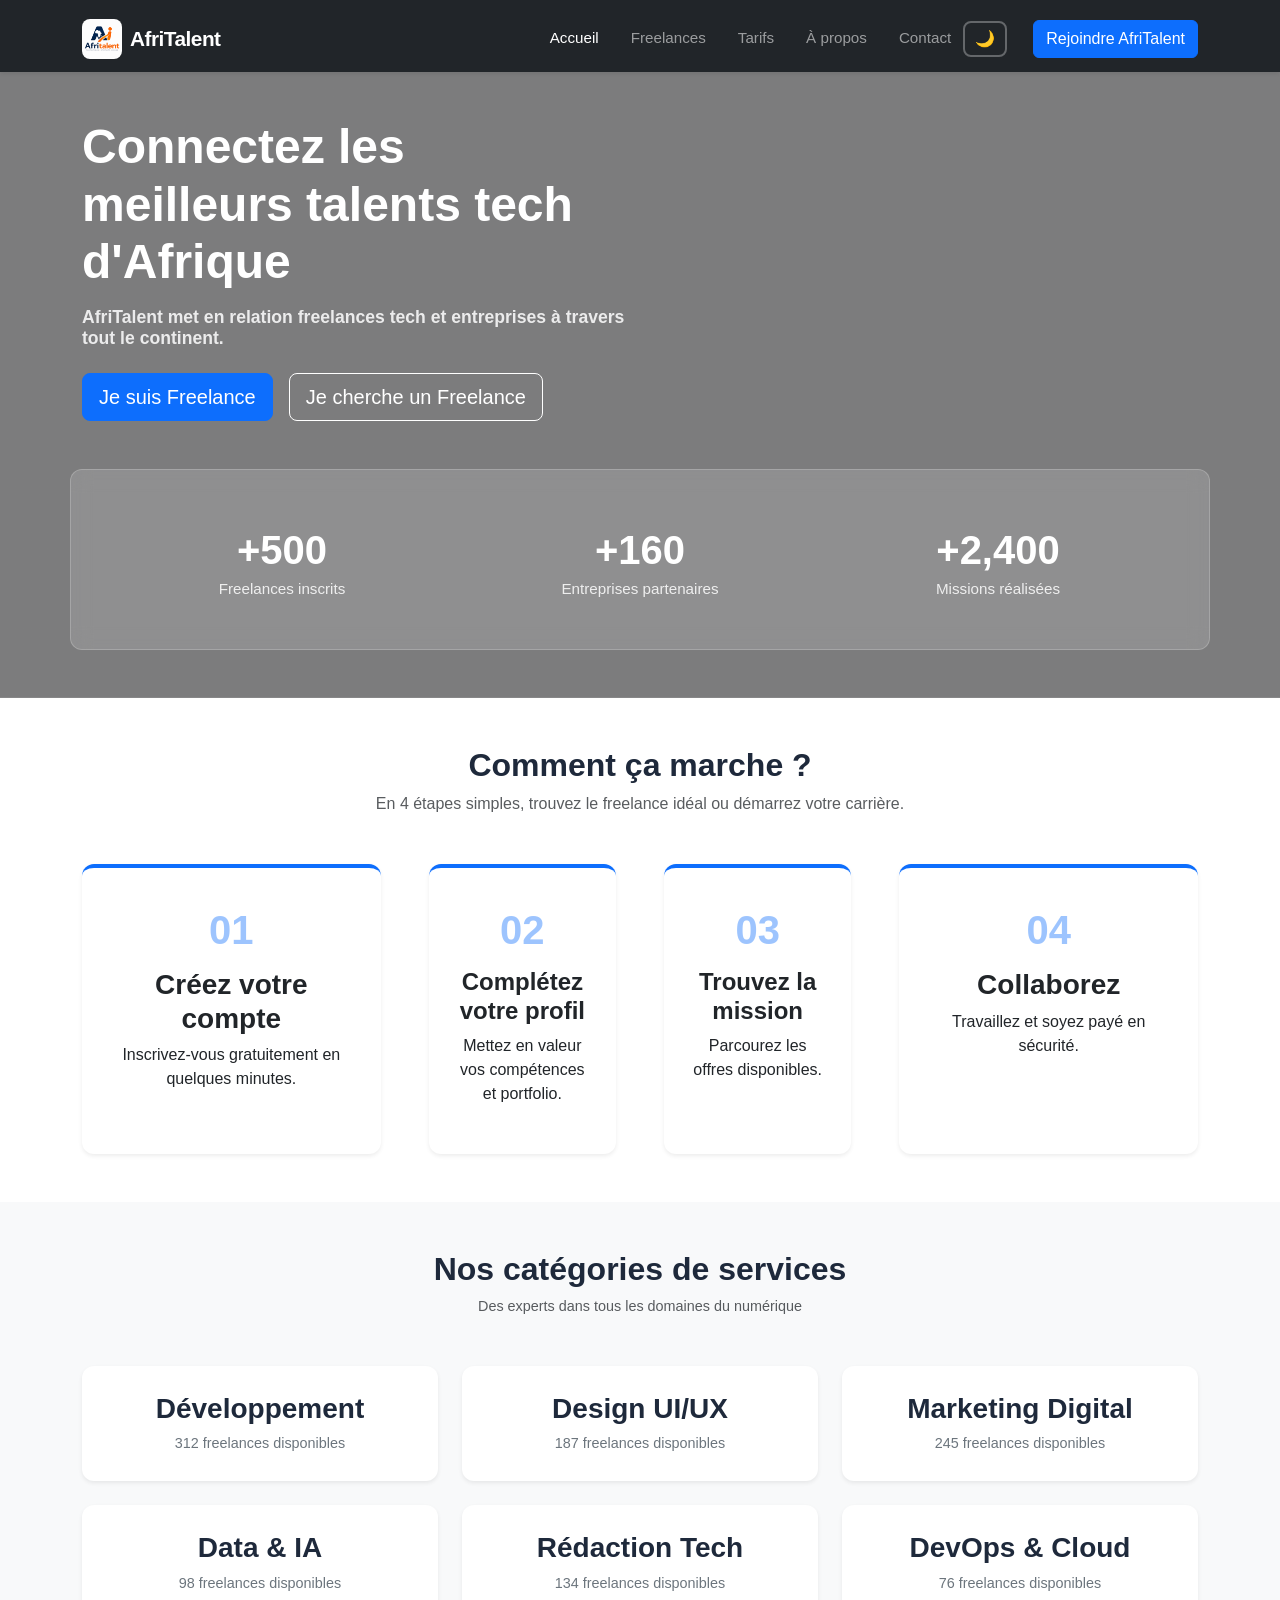
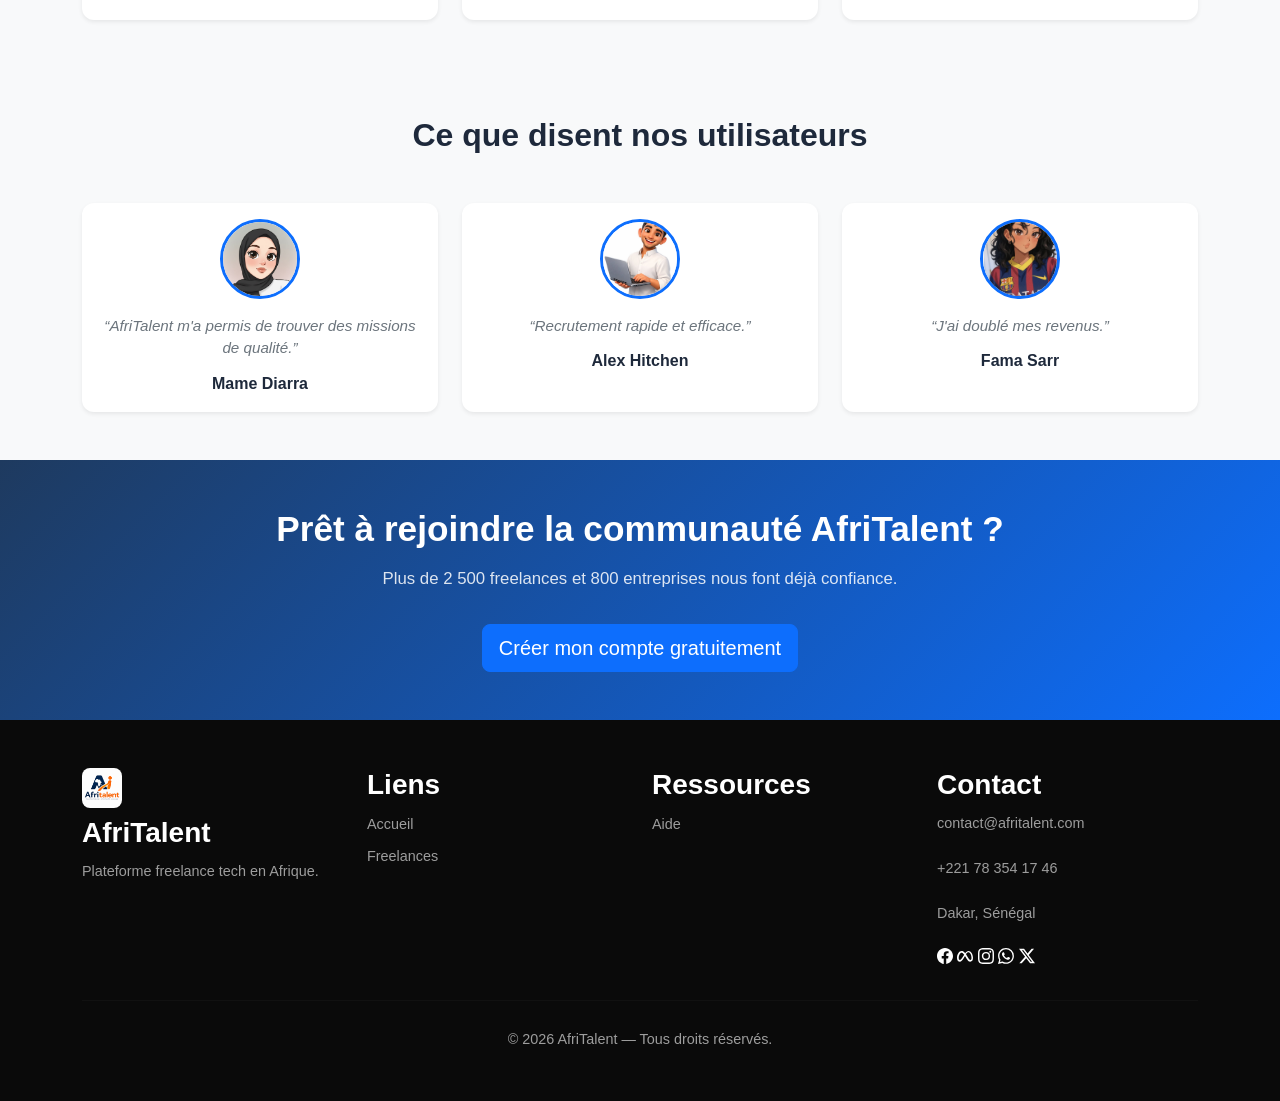
<file: index.html>
<!doctype html>
<html lang="fr">
  <head>
    <meta charset="UTF-8" />
    <meta name="viewport" content="width=device-width, initial-scale=1.0" />
    <title>AfriTalent — Accueil</title>
    <!-- Bootstrap 5 via CDN : feuille de style -->
    <link href="https://cdn.jsdelivr.net/npm/bootstrap@5.3.0/dist/css/bootstrap.min.css" rel="stylesheet" />
    <!-- Votre feuille de style personnelle -->
    <link rel="stylesheet" href="css/style.css" />
  </head>
  <body>
    <!-- Le contenu de la page sera ajoute ici -->
    <header>
      <nav class="navbar navbar-expand-lg navbar-dark bg-dark shadow-sm fixed-top">
        <div class="container">
          <a class="navbar-brand d-flex align-items-center gap-2" href="index.html">
            <img src="images/Afritalent1.jpeg" alt="Logo AfriTalent" width="40" height="40" />
            <span>AfriTalent</span>
          </a>

          <button class="navbar-toggler" type="button" data-bs-toggle="collapse" data-bs-target="#nav">
            <span class="navbar-toggler-icon"></span>
          </button>

          <div class="collapse navbar-collapse" id="nav">
            <ul class="navbar-nav ms-auto mb-2 mb-lg-0 gap-2">
              <li class="nav-item"><a class="nav-link active" href="index.html">Accueil</a></li>
              <li class="nav-item"><a class="nav-link" href="freelances.html">Freelances</a></li>
              <li class="nav-item"><a class="nav-link" href="tarifs.html">Tarifs</a></li>
              <li class="nav-item"><a class="nav-link" href="about.html">À propos</a></li>
              <li class="nav-item"><a class="nav-link" href="contact.html">Contact</a></li>
            </ul>

            <a class="btn btn-primary ms-lg-3" href="contact.html"> Rejoindre AfriTalent </a>
          </div>
        </div>
      </nav>
    </header>

    <!-- HERO -->
    <section id="hero" class="py-5 bg-light" aria-labelledby="hero-title">
      <div class="container">
        <div class="row align-items-center">
          <div class="col-lg-6">
            <h1 id="hero-title" class="display-5 fw-bold">Connectez les meilleurs talents tech d'Afrique</h1>

            <h2 class="h5 text-muted mt-3">AfriTalent met en relation freelances tech et entreprises à travers tout le continent.</h2>

            <div class="d-flex gap-3 mt-4 flex-wrap">
              <a href="freelances.html" class="btn btn-primary btn-lg"> Je suis Freelance </a>

              <a href="freelances.html" class="btn btn-outline-dark btn-lg"> Je cherche un Freelance </a>
            </div>
          </div>

          <!-- <div class="col-lg-6 text-center mt-4 mt-lg-0"> 
            <img src="Afritalent1.jpeg" class="img-fluid" alt="Illustration de freelances africains 
travaillant sur des projets tech" /> 
          </div> -->
        </div>

        <!-- STATS -->
        <div id="stats-section" class="row text-center mt-5 g-4">
          <div class="col-md-4">
            <span class="display-6 fw-bold counter" data-target="2500">+2500</span>
            <p>Freelances inscrits</p>
          </div>

          <div class="col-md-4">
            <span class="display-6 fw-bold counter" data-target="800">+800</span>
            <p>Entreprises partenaires</p>
          </div>

          <div class="col-md-4">
            <span class="display-6 fw-bold counter" data-target="12000">+12 000</span>
            <p>Missions réalisées</p>
          </div>
        </div>
      </div>
    </section>

    <!-- HOW IT WORKS -->
    <section id="how-it-works" class="py-5" aria-labelledby="how-title">
      <div class="container text-center">
        <h2 id="how-title" class="fw-bold">Comment ça marche ?</h2>
        <p class="text-muted">En 4 étapes simples, trouvez le freelance idéal ou démarrez votre carrière.</p>

        <div class="row g-4 mt-4">
          <div class="col-md-3">
            <div class="card h-100 shadow-sm">
              <div class="card-body">
                <span class="text-primary fw-bold">01</span>
                <h3>Créez votre compte</h3>
                <p>Inscrivez-vous gratuitement en quelques minutes.</p>
              </div>
            </div>
          </div>

          <div class="col-md-3">
            <div class="card h-100 shadow-sm">
              <div class="card-body">
                <span class="text-primary fw-bold">02</span>
                <h4>Complétez votre profil</h4>
                <p>Mettez en valeur vos compétences et portfolio.</p>
              </div>
            </div>
          </div>

          <div class="col-md-3">
            <div class="card h-100 shadow-sm">
              <div class="card-body">
                <span class="text-primary fw-bold">03</span>
                <h4>Trouvez la mission</h4>
                <p>Parcourez les offres disponibles.</p>
              </div>
            </div>
          </div>

          <div class="col-md-3">
            <div class="card h-100 shadow-sm">
              <div class="card-body">
                <span class="text-primary fw-bold">04</span>
                <h3>Collaborez</h3>
                <p>Travaillez et soyez payé en sécurité.</p>
              </div>
            </div>
          </div>
        </div>
      </div>
    </section>

    <!-- CATEGORIES -->
    <section id="categories" class="py-5 bg-light" aria-labelledby="categories-title">
      <div class="container text-center">
        <h2 id="categories-title" class="fw-bold">Nos catégories de services</h2>
        <p class="text-muted">Des experts dans tous les domaines du numérique</p>

        <div class="row g-4 mt-4">
          <div class="col-md-4">
            <div class="p-4 bg-white shadow-sm rounded">
              <h3>Développement</h3>
              <p>312 freelances disponibles</p>
            </div>
          </div>

          <div class="col-md-4">
            <div class="p-4 bg-white shadow-sm rounded">
              <h3>Design UI/UX</h3>
              <p>187 freelances disponibles</p>
            </div>
          </div>

          <div class="col-md-4">
            <div class="p-4 bg-white shadow-sm rounded">
              <h3>Marketing Digital</h3>
              <p>245 freelances disponibles</p>
            </div>
          </div>

          <div class="col-md-4">
            <div class="p-4 bg-white shadow-sm rounded">
              <h3>Data & IA</h3>
              <p>98 freelances disponibles</p>
            </div>
          </div>

          <div class="col-md-4">
            <div class="p-4 bg-white shadow-sm rounded">
              <h3>Rédaction Tech</h3>
              <p>134 freelances disponibles</p>
            </div>
          </div>

          <div class="col-md-4">
            <div class="p-4 bg-white shadow-sm rounded">
              <h3>DevOps & Cloud</h3>
              <p>76 freelances disponibles</p>
            </div>
          </div>
        </div>
      </div>
    </section>

    <!-- TESTIMONIALS -->
    <section id="testimonials" class="py-5" aria-labelledby="testimonials-title">
      <div class="container text-center">
        <h2 id="testimonials-title" class="fw-bold">Ce que disent nos utilisateurs</h2>

        <div class="row g-4 mt-4">
          <div class="col-md-4">
            <div class="card h-100 shadow-sm p-3">
              <img src="images/Avatar1.jpeg" class="rounded-circle mx-auto" width="80" height="80" alt="Avatar1" />
              <p class="mt-3">“AfriTalent m'a permis de trouver des missions de qualité.”</p>
              <strong>Mame Diarra</strong>
            </div>
          </div>

          <div class="col-md-4">
            <div class="card h-100 shadow-sm p-3">
              <img src="images/Avatar3.jpeg" class="rounded-circle mx-auto" width="80" height="80" alt="Avatar3" />
              <p class="mt-3">“Recrutement rapide et efficace.”</p>
              <strong>Alex Hitchen</strong>
            </div>
          </div>

          <div class="col-md-4">
            <div class="card h-100 shadow-sm p-3">
              <img src="images/Avatar2.jpeg" class="rounded-circle mx-auto" width="80" height="80" alt="Avatar2" />
              <p class="mt-3">“J'ai doublé mes revenus.”</p>
              <strong>Fama Sarr</strong>
            </div>
          </div>
        </div>
      </div>
    </section>

    <!-- CTA -->
    <section id="cta-section" class="py-5 bg-dark text-white text-center" aria-labelledby="cta-title">
      <div class="container">
        <h2 id="cta-title">Prêt à rejoindre la communauté AfriTalent ?</h2>
        <p>Plus de 2 500 freelances et 800 entreprises nous font déjà confiance.</p>

        <a href="contact.html" class="btn btn-primary btn-lg mt-3"> Créer mon compte gratuitement </a>
      </div>
    </section>

    <!-- FOOTER -->
    <footer class="bg-black text-white py-5">
      <div class="container">
        <div class="row g-4">
          <div class="col-md-3">
            <img src="images/Afritalent1.jpeg" width="40" height="40" alt="Afritalent1" />
            <h3>AfriTalent</h3>
            <p>Plateforme freelance tech en Afrique.</p>
          </div>

          <div class="col-md-3">
            <h3>Liens</h3>
            <a class="text-white d-block" href="index.html">Accueil</a>
            <a class="text-white d-block" href="freelances.html">Freelances</a>
          </div>

          <div class="col-md-3">
            <h3>Ressources</h3>
            <!-- <a class="text-white d-block" href="blog.html">Blog</a> -->
            <a class="text-white d-block" href="#">Aide</a>
          </div>

          <div class="col-md-3">
            <h3>Contact</h3>
            <p>contact@afritalent.com</p>
            <p>+221 78 354 17 46</p>
            <p>Dakar, Sénégal</p>
            <svg xmlns="http://www.w3.org/2000/svg" width="16" height="16" fill="currentColor" class="bi bi-facebook" viewBox="0 0 16 16">
              <path
                d="M16 8.049c0-4.446-3.582-8.05-8-8.05C3.58 0-.002 3.603-.002 8.05c0 4.017 2.926 7.347 6.75 7.951v-5.625h-2.03V8.05H6.75V6.275c0-2.017 1.195-3.131 3.022-3.131.876 0 1.791.157 1.791.157v1.98h-1.009c-.993 0-1.303.621-1.303 1.258v1.51h2.218l-.354 2.326H9.25V16c3.824-.604 6.75-3.934 6.75-7.951"
              />
            </svg>
            <svg xmlns="http://www.w3.org/2000/svg" width="16" height="16" fill="currentColor" class="bi bi-meta" viewBox="0 0 16 16">
              <path
                fill-rule="evenodd"
                d="M8.217 5.243C9.145 3.988 10.171 3 11.483 3 13.96 3 16 6.153 16.001 9.907c0 2.29-.986 3.725-2.757 3.725-1.543 0-2.395-.866-3.924-3.424l-.667-1.123-.118-.197a55 55 0 0 0-.53-.877l-1.178 2.08c-1.673 2.925-2.615 3.541-3.923 3.541C1.086 13.632 0 12.217 0 9.973 0 6.388 1.995 3 4.598 3q.477-.001.924.122c.31.086.611.22.913.407.577.359 1.154.915 1.782 1.714m1.516 2.224q-.378-.615-.727-1.133L9 6.326c.845-1.305 1.543-1.954 2.372-1.954 1.723 0 3.102 2.537 3.102 5.653 0 1.188-.39 1.877-1.195 1.877-.773 0-1.142-.51-2.61-2.87zM4.846 4.756c.725.1 1.385.634 2.34 2.001A212 212 0 0 0 5.551 9.3c-1.357 2.126-1.826 2.603-2.581 2.603-.777 0-1.24-.682-1.24-1.9 0-2.602 1.298-5.264 2.846-5.264q.137 0 .27.018"
              />
            </svg>
            <svg xmlns="http://www.w3.org/2000/svg" width="16" height="16" fill="currentColor" class="bi bi-instagram" viewBox="0 0 16 16">
              <path
                d="M8 0C5.829 0 5.556.01 4.703.048 3.85.088 3.269.222 2.76.42a3.9 3.9 0 0 0-1.417.923A3.9 3.9 0 0 0 .42 2.76C.222 3.268.087 3.85.048 4.7.01 5.555 0 5.827 0 8.001c0 2.172.01 2.444.048 3.297.04.852.174 1.433.372 1.942.205.526.478.972.923 1.417.444.445.89.719 1.416.923.51.198 1.09.333 1.942.372C5.555 15.99 5.827 16 8 16s2.444-.01 3.298-.048c.851-.04 1.434-.174 1.943-.372a3.9 3.9 0 0 0 1.416-.923c.445-.445.718-.891.923-1.417.197-.509.332-1.09.372-1.942C15.99 10.445 16 10.173 16 8s-.01-2.445-.048-3.299c-.04-.851-.175-1.433-.372-1.941a3.9 3.9 0 0 0-.923-1.417A3.9 3.9 0 0 0 13.24.42c-.51-.198-1.092-.333-1.943-.372C10.443.01 10.172 0 7.998 0zm-.717 1.442h.718c2.136 0 2.389.007 3.232.046.78.035 1.204.166 1.486.275.373.145.64.319.92.599s.453.546.598.92c.11.281.24.705.275 1.485.039.843.047 1.096.047 3.231s-.008 2.389-.047 3.232c-.035.78-.166 1.203-.275 1.485a2.5 2.5 0 0 1-.599.919c-.28.28-.546.453-.92.598-.28.11-.704.24-1.485.276-.843.038-1.096.047-3.232.047s-2.39-.009-3.233-.047c-.78-.036-1.203-.166-1.485-.276a2.5 2.5 0 0 1-.92-.598 2.5 2.5 0 0 1-.6-.92c-.109-.281-.24-.705-.275-1.485-.038-.843-.046-1.096-.046-3.233s.008-2.388.046-3.231c.036-.78.166-1.204.276-1.486.145-.373.319-.64.599-.92s.546-.453.92-.598c.282-.11.705-.24 1.485-.276.738-.034 1.024-.044 2.515-.045zm4.988 1.328a.96.96 0 1 0 0 1.92.96.96 0 0 0 0-1.92m-4.27 1.122a4.109 4.109 0 1 0 0 8.217 4.109 4.109 0 0 0 0-8.217m0 1.441a2.667 2.667 0 1 1 0 5.334 2.667 2.667 0 0 1 0-5.334"
              />
            </svg>
            <svg xmlns="http://www.w3.org/2000/svg" width="16" height="16" fill="currentColor" class="bi bi-whatsapp" viewBox="0 0 16 16">
              <path
                d="M13.601 2.326A7.85 7.85 0 0 0 7.994 0C3.627 0 .068 3.558.064 7.926c0 1.399.366 2.76 1.057 3.965L0 16l4.204-1.102a7.9 7.9 0 0 0 3.79.965h.004c4.368 0 7.926-3.558 7.93-7.93A7.9 7.9 0 0 0 13.6 2.326zM7.994 14.521a6.6 6.6 0 0 1-3.356-.92l-.24-.144-2.494.654.666-2.433-.156-.251a6.56 6.56 0 0 1-1.007-3.505c0-3.626 2.957-6.584 6.591-6.584a6.56 6.56 0 0 1 4.66 1.931 6.56 6.56 0 0 1 1.928 4.66c-.004 3.639-2.961 6.592-6.592 6.592m3.615-4.934c-.197-.099-1.17-.578-1.353-.646-.182-.065-.315-.099-.445.099-.133.197-.513.646-.627.775-.114.133-.232.148-.43.05-.197-.1-.836-.308-1.592-.985-.59-.525-.985-1.175-1.103-1.372-.114-.198-.011-.304.088-.403.087-.088.197-.232.296-.346.1-.114.133-.198.198-.33.065-.134.034-.248-.015-.347-.05-.099-.445-1.076-.612-1.47-.16-.389-.323-.335-.445-.34-.114-.007-.247-.007-.38-.007a.73.73 0 0 0-.529.247c-.182.198-.691.677-.691 1.654s.71 1.916.81 2.049c.098.133 1.394 2.132 3.383 2.992.47.205.84.326 1.129.418.475.152.904.129 1.246.08.38-.058 1.171-.48 1.338-.943.164-.464.164-.86.114-.943-.049-.084-.182-.133-.38-.232"
              />
            </svg>
            <svg xmlns="http://www.w3.org/2000/svg" width="16" height="16" fill="currentColor" class="bi bi-twitter-x" viewBox="0 0 16 16">
              <path
                d="M12.6.75h2.454l-5.36 6.142L16 15.25h-4.937l-3.867-5.07-4.425 5.07H.316l5.733-6.57L0 .75h5.063l3.495 4.633L12.601.75Zm-.86 13.028h1.36L4.323 2.145H2.865z"
              />
            </svg>
          </div>
        </div>

        <hr class="border-light" />

        <p class="text-center mb-0">&copy; <span id="currentYear">2026</span> AfriTalent — Tous droits réservés.</p>
      </div>
    </footer>
    <!-- Bootstrap 5 via CDN : script JavaScript -->
    <script src="https://cdn.jsdelivr.net/npm/bootstrap@5.3.0/dist/js/bootstrap.bundle.min.js"></script>
    <!-- Votre script JavaScript -->
    <script src="js/main.js"></script>
  </body>
</html>
</file>
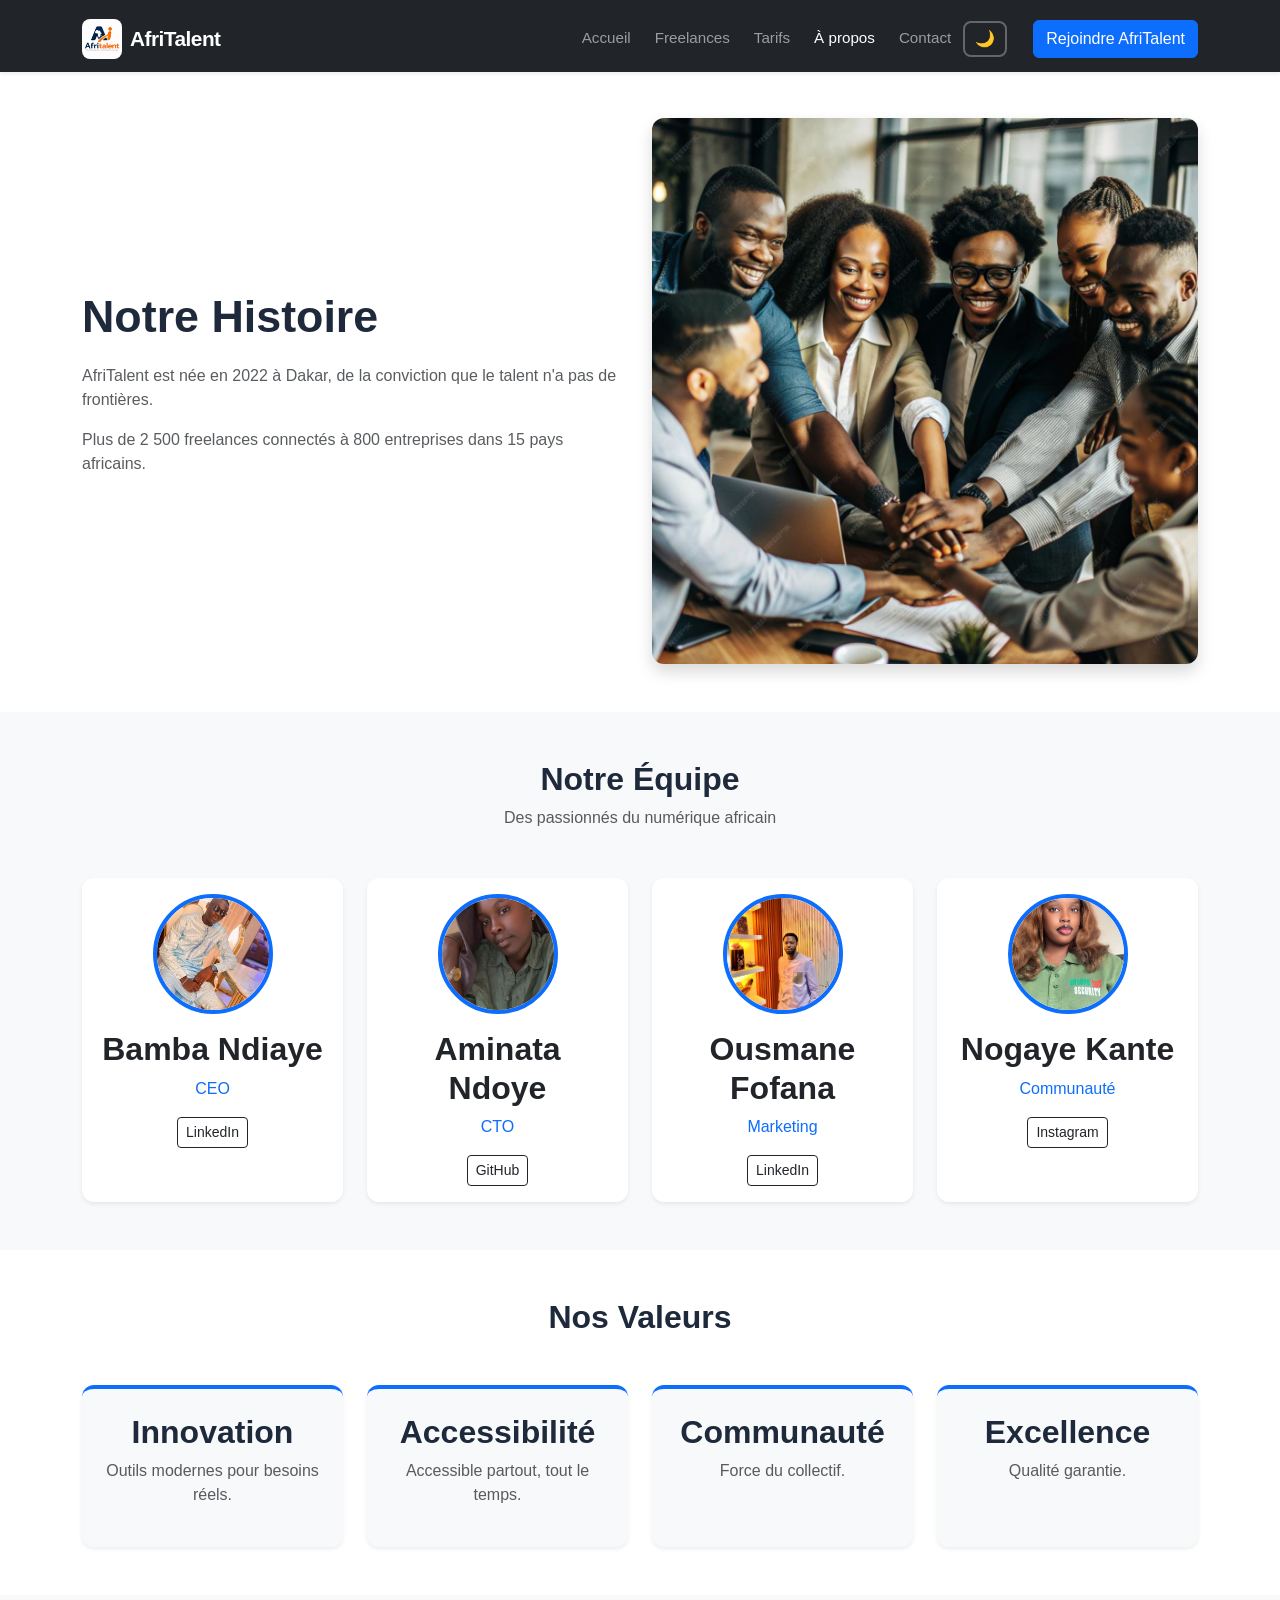
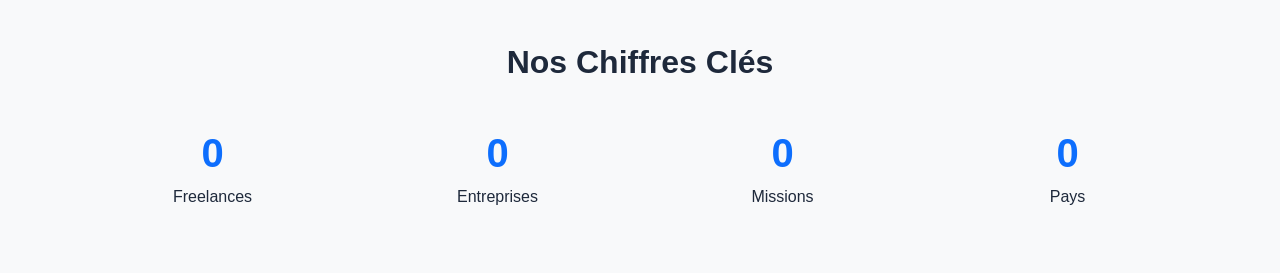
<file: about.html>
<!doctype html>
<html lang="fr">
  <head>
    <meta charset="UTF-8" />
    <meta name="viewport" content="width=device-width, initial-scale=1.0" />
    <title>AfriTalent — about</title>
    <!-- Bootstrap 5 via CDN : feuille de style -->
    <link href="https://cdn.jsdelivr.net/npm/bootstrap@5.3.0/dist/css/bootstrap.min.css" rel="stylesheet" />
    <!-- Votre feuille de style personnelle -->
    <link rel="stylesheet" href="css/style.css" />
  </head>
  <body>
    <!-- Le contenu de la page sera ajoute ici -->
    <header>
      <nav class="navbar navbar-expand-lg navbar-dark bg-dark shadow-sm fixed-top">
        <div class="container">
          <a class="navbar-brand d-flex align-items-center gap-2" href="index.html">
            <img src="images/Afritalent1.jpeg" alt="Logo AfriTalent" width="40" height="40" />
            <span>AfriTalent</span>
          </a>

          <button class="navbar-toggler" type="button" data-bs-toggle="collapse" data-bs-target="#nav">
            <span class="navbar-toggler-icon"></span>
          </button>

          <div class="collapse navbar-collapse" id="nav">
            <ul class="navbar-nav ms-auto mb-2 mb-lg-0">
              <li class="nav-item"><a class="nav-link" href="index.html">Accueil</a></li>
              <li class="nav-item"><a class="nav-link" href="freelances.html">Freelances</a></li>
              <li class="nav-item"><a class="nav-link" href="tarifs.html">Tarifs</a></li>
              <li class="nav-item"><a class="nav-link active" href="about.html">À propos</a></li>
              <li class="nav-item"><a class="nav-link" href="contact.html">Contact</a></li>
            </ul>

            <a href="contact.html" class="btn btn-primary ms-lg-3">Rejoindre AfriTalent</a>
          </div>
        </div>
      </nav>
    </header>

    <!-- STORY -->
    <section id="our-story" class="py-5" aria-labelledby="story-title">
      <div class="container">
        <div class="row align-items-center">
          <div class="col-lg-6">
            <h1 id="story-title" class="fw-bold">Notre Histoire</h1>
            <p class="text-muted">AfriTalent est née en 2022 à Dakar, de la conviction que le talent n'a pas de frontières.</p>
            <p class="text-muted">Plus de 2 500 freelances connectés à 800 entreprises dans 15 pays africains.</p>
          </div>

          <div class="col-lg-6 text-center mt-4 mt-lg-0">
            <img
              src="images/Equipe_AfriTalent.jpeg"
              class="img-fluid rounded shadow"
              alt="Équipe 
AfriTalent"
            />
          </div>
        </div>
      </div>
    </section>

    <!-- TEAM -->
    <section id="team" class="py-5 bg-light" aria-labelledby="team-title">
      <div class="container text-center">
        <h2 id="team-title" class="fw-bold">Notre Équipe</h2>
        <p class="text-muted">Des passionnés du numérique africain</p>

        <div class="row g-4 mt-4">
          <div class="col-md-6 col-lg-3">
            <article class="card h-100 shadow-sm p-3">
              <img src="images/Bamba.jpeg" class="rounded-circle mx-auto mb-3" width="120" height="120" alt="Photo Bamba" />
              <h2>Bamba Ndiaye</h2>
              <p class="text-primary">CEO</p>
              <div>
                <a href="#" class="btn btn-outline-dark btn-sm">LinkedIn</a>
              </div>
            </article>
          </div>

          <div class="col-md-6 col-lg-3">
            <article class="card h-100 shadow-sm p-3">
              <img src="images/Amina.jpeg" class="rounded-circle mx-auto mb-3" width="120" height="120" alt="Photo Amina" />
              <h2>Aminata Ndoye</h2>
              <p class="text-primary">CTO</p>
              <div>
                <a href="#" class="btn btn-outline-dark btn-sm">GitHub</a>
              </div>
            </article>
          </div>

          <div class="col-md-6 col-lg-3">
            <article class="card h-100 shadow-sm p-3">
              <img src="images/Ousmane.jpeg" class="rounded-circle mx-auto mb-3" width="120" height="120" alt="Photo Ousmane" />
              <h2>Ousmane Fofana</h2>
              <p class="text-primary">Marketing</p>
              <div>
                <a href="#" class="btn btn-outline-dark btn-sm">LinkedIn</a>
              </div>
            </article>
          </div>

          <div class="col-md-6 col-lg-3">
            <article class="card h-100 shadow-sm p-3">
              <img src="images/Nogaye.jpeg" class="rounded-circle mx-auto mb-3" width="120" height="120" alt="Photo Nogaye" />
              <h2>Nogaye Kante</h2>
              <p class="text-primary">Communauté</p>
              <div>
                <a href="#" class="btn btn-outline-dark btn-sm">Instagram</a>
              </div>
            </article>
          </div>
        </div>
      </div>
    </section>

    <!-- VALUES -->
    <section id="values" class="py-5" aria-labelledby="values-title">
      <div class="container text-center">
        <h2 id="values-title" class="fw-bold">Nos Valeurs</h2>

        <div class="row g-4 mt-4">
          <div class="col-md-6 col-lg-3">
            <div class="p-4 shadow-sm rounded bg-light">
              <h2>Innovation</h2>
              <p class="text-muted">Outils modernes pour besoins réels.</p>
            </div>
          </div>

          <div class="col-md-6 col-lg-3">
            <div class="p-4 shadow-sm rounded bg-light">
              <h2>Accessibilité</h2>
              <p class="text-muted">Accessible partout, tout le temps.</p>
            </div>
          </div>

          <div class="col-md-6 col-lg-3">
            <div class="p-4 shadow-sm rounded bg-light">
              <h2>Communauté</h2>
              <p class="text-muted">Force du collectif.</p>
            </div>
          </div>

          <div class="col-md-6 col-lg-3">
            <div class="p-4 shadow-sm rounded bg-light">
              <h2>Excellence</h2>
              <p class="text-muted">Qualité garantie.</p>
            </div>
          </div>
        </div>
      </div>
    </section>

    <!-- NUMBERS -->
    <section id="key-numbers" class="py-5 bg-light" aria-labelledby="numbers-title">
      <div class="container text-center">
        <h2 id="numbers-title" class="fw-bold">Nos Chiffres Clés</h2>

        <div class="row g-4 mt-4">
          <div class="col-md-3">
            <h3 class="fw-bold counter" data-target="2500">+2500</h3>
            <p>Freelances</p>
          </div>

          <div class="col-md-3">
            <h3 class="fw-bold counter" data-target="800">800</h3>
            <p>Entreprises</p>
          </div>

          <div class="col-md-3">
            <h3 class="fw-bold counter" data-target="12000">+12 000</h3>
            <p>Missions</p>
          </div>

          <div class="col-md-3">
            <h3 class="fw-bold counter" data-target="15">+45</h3>
            <p>Pays</p>
          </div>
        </div>
      </div>
    </section>
    <!-- Bootstrap 5 via CDN : script JavaScript -->
    <script src="https://cdn.jsdelivr.net/npm/bootstrap@5.3.0/dist/js/bootstrap.bundle.min.js"></script>
    <!-- Votre script JavaScript -->
    <script src="js/main.js"></script>
  </body>
</html>
</file>
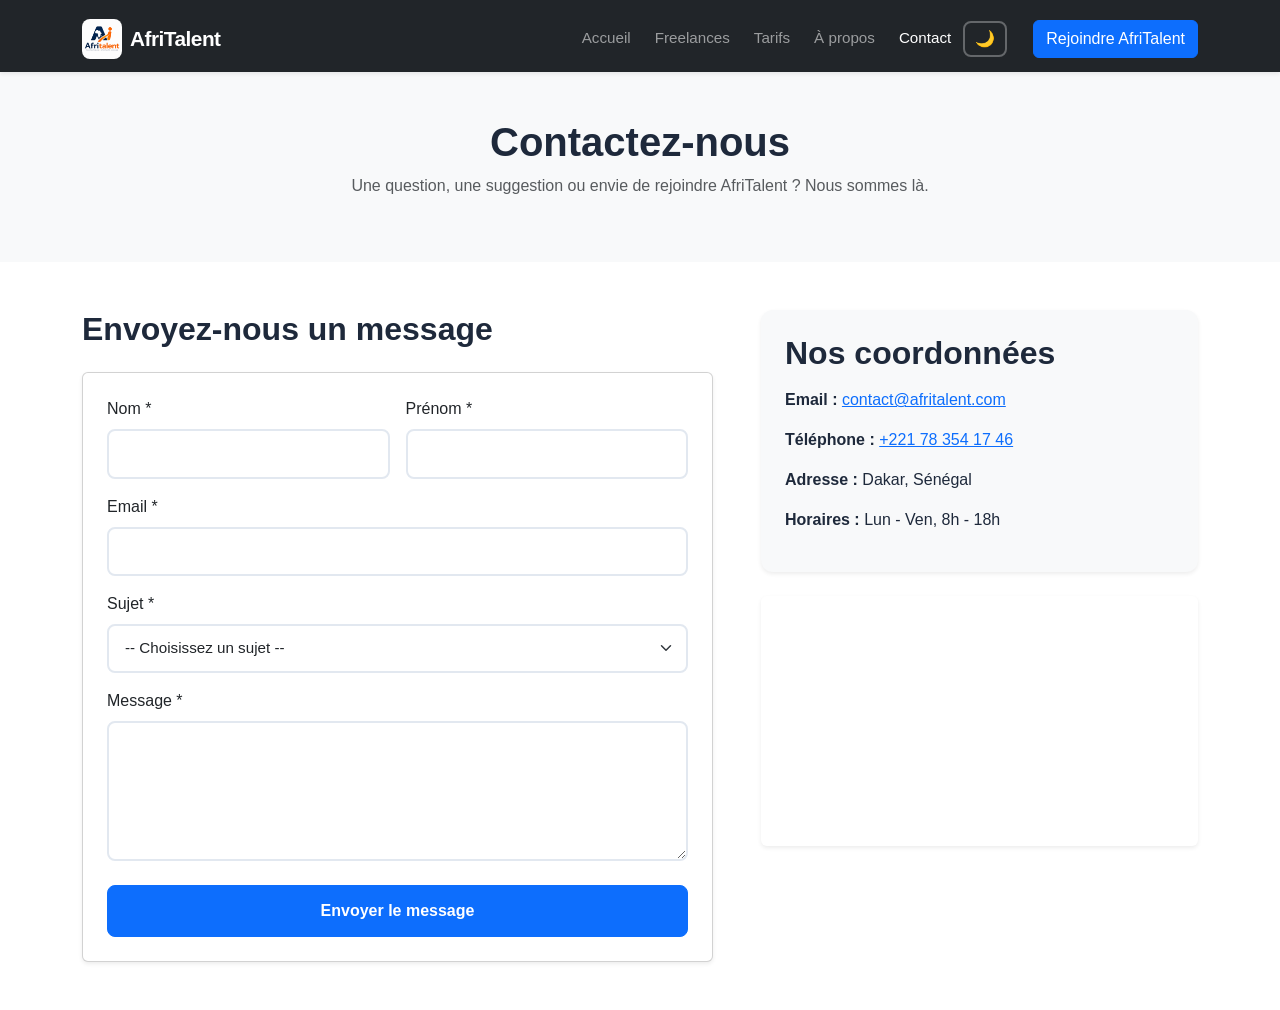
<file: contact.html>
<!doctype html>
<html lang="fr">
  <head>
    <meta charset="UTF-8" />
    <meta name="viewport" content="width=device-width, initial-scale=1.0" />
    <title>AfriTalent — Contact</title>
    <!-- Bootstrap 5 via CDN : feuille de style -->
    <link href="https://cdn.jsdelivr.net/npm/bootstrap@5.3.0/dist/css/bootstrap.min.css" rel="stylesheet" />
    <!-- Votre feuille de style personnelle -->
    <link rel="stylesheet" href="css/style.css" />
  </head>
  <body>
    <!-- Le contenu de la page sera ajoute ici -->
    <header>
      <nav class="navbar navbar-expand-lg navbar-dark bg-dark shadow-sm fixed-top">
        <div class="container">
          <a class="navbar-brand d-flex align-items-center gap-2" href="index.html">
            <img src="images/Afritalent1.jpeg" alt="Logo AfriTalent" width="40" height="40" />
            <span>AfriTalent</span>
          </a>

          <button class="navbar-toggler" type="button" data-bs-toggle="collapse" data-bs-target="#nav">
            <span class="navbar-toggler-icon"></span>
          </button>

          <div class="collapse navbar-collapse" id="nav">
            <ul class="navbar-nav ms-auto mb-2 mb-lg-0">
              <li class="nav-item"><a class="nav-link" href="index.html">Accueil</a></li>
              <li class="nav-item"><a class="nav-link" href="freelances.html">Freelances</a></li>
              <li class="nav-item"><a class="nav-link" href="tarifs.html">Tarifs</a></li>
              <li class="nav-item"><a class="nav-link" href="about.html">À propos</a></li>
              <li class="nav-item"><a class="nav-link active" href="contact.html">Contact</a></li>
            </ul>

            <a href="contact.html" class="btn btn-primary ms-lg-3">Rejoindre AfriTalent</a>
          </div>
        </div>
      </nav>
    </header>

    <!-- HERO -->
    <section
      id="contact-hero"
      class="py-5 bg-light text-center"
      aria-labelledby="contact
title"
    >
      <div class="container">
        <h1 id="contact-title" class="fw-bold">Contactez-nous</h1>
        <p class="text-muted">Une question, une suggestion ou envie de rejoindre AfriTalent ? Nous sommes là.</p>
      </div>
    </section>

    <!-- CONTACT -->
    <section id="contact-section" class="py-5" aria-labelledby="form-title">
      <div class="container">
        <div class="row g-5">
          <!-- FORMULAIRE -->
          <div class="col-lg-7">
            <h2 id="form-title" class="fw-bold mb-4">Envoyez-nous un message</h2>

            <form id="contactForm" novalidate class="card shadow-sm p-4">
              <div class="row g-3">
                <div class="col-md-6">
                  <label for="nom" class="form-label">Nom *</label>
                  <input type="text" id="nom" class="form-control" required />
                </div>

                <div class="col-md-6">
                  <label for="prenom" class="form-label">Prénom *</label>
                  <input type="text" id="prenom" class="form-control" required />
                </div>

                <div class="col-12">
                  <label for="email" class="form-label">Email *</label>
                  <input type="email" id="email" class="form-control" required />
                </div>

                <div class="col-12">
                  <label for="sujet" class="form-label">Sujet *</label>
                  <select id="sujet" class="form-select" required>
                    <option value="">-- Choisissez un sujet --</option>
                    <option>Inscription</option>
                    <option>Mission</option>
                    <option>Technique</option>
                    <option>Facturation</option>
                    <option>Autre</option>
                  </select>
                </div>

                <div class="col-12">
                  <label for="message" class="form-label">Message *</label>
                  <textarea id="message" class="form-control" rows="5" minlength="20" required></textarea>
                </div>
              </div>

              <button type="submit" class="btn btn-primary mt-4">Envoyer le message</button>

              <div id="success-message" class="alert alert-success mt-3 d-none">Votre message a bien été envoyé !</div>
            </form>
          </div>

          <!-- INFOS -->
          <div class="col-lg-5">
            <aside class="p-4 bg-light rounded shadow-sm">
              <h2 class="fw-bold mb-3">Nos coordonnées</h2>

              <p><strong>Email :</strong> <a href="mailto:contact@afritalent.com">contact@afritalent.com</a></p>
              <p><strong>Téléphone :</strong> <a href="tel:+221783541746">+221 78 354 17 46</a></p>
              <p><strong>Adresse :</strong> Dakar, Sénégal</p>
              <p><strong>Horaires :</strong> Lun - Ven, 8h - 18h</p>
            </aside>

            <!-- MAP -->
            <div class="mt-4 rounded overflow-hidden shadow-sm">
              <iframe
                src="https://www.google.com/maps?q=Dakar,Senegal&output=embed"
                height="250"
                style="border: 0; width: 100%"
                loading="lazy"
              >
              </iframe>
            </div>
          </div>
        </div>
      </div>
    </section>
    <!-- Bootstrap 5 via CDN : script JavaScript -->
    <script src="https://cdn.jsdelivr.net/npm/bootstrap@5.3.0/dist/js/bootstrap.bundle.min.js"></script>
    <!-- Votre script JavaScript -->
    <script src="js/main.js"></script>
  </body>
</html>
</file>
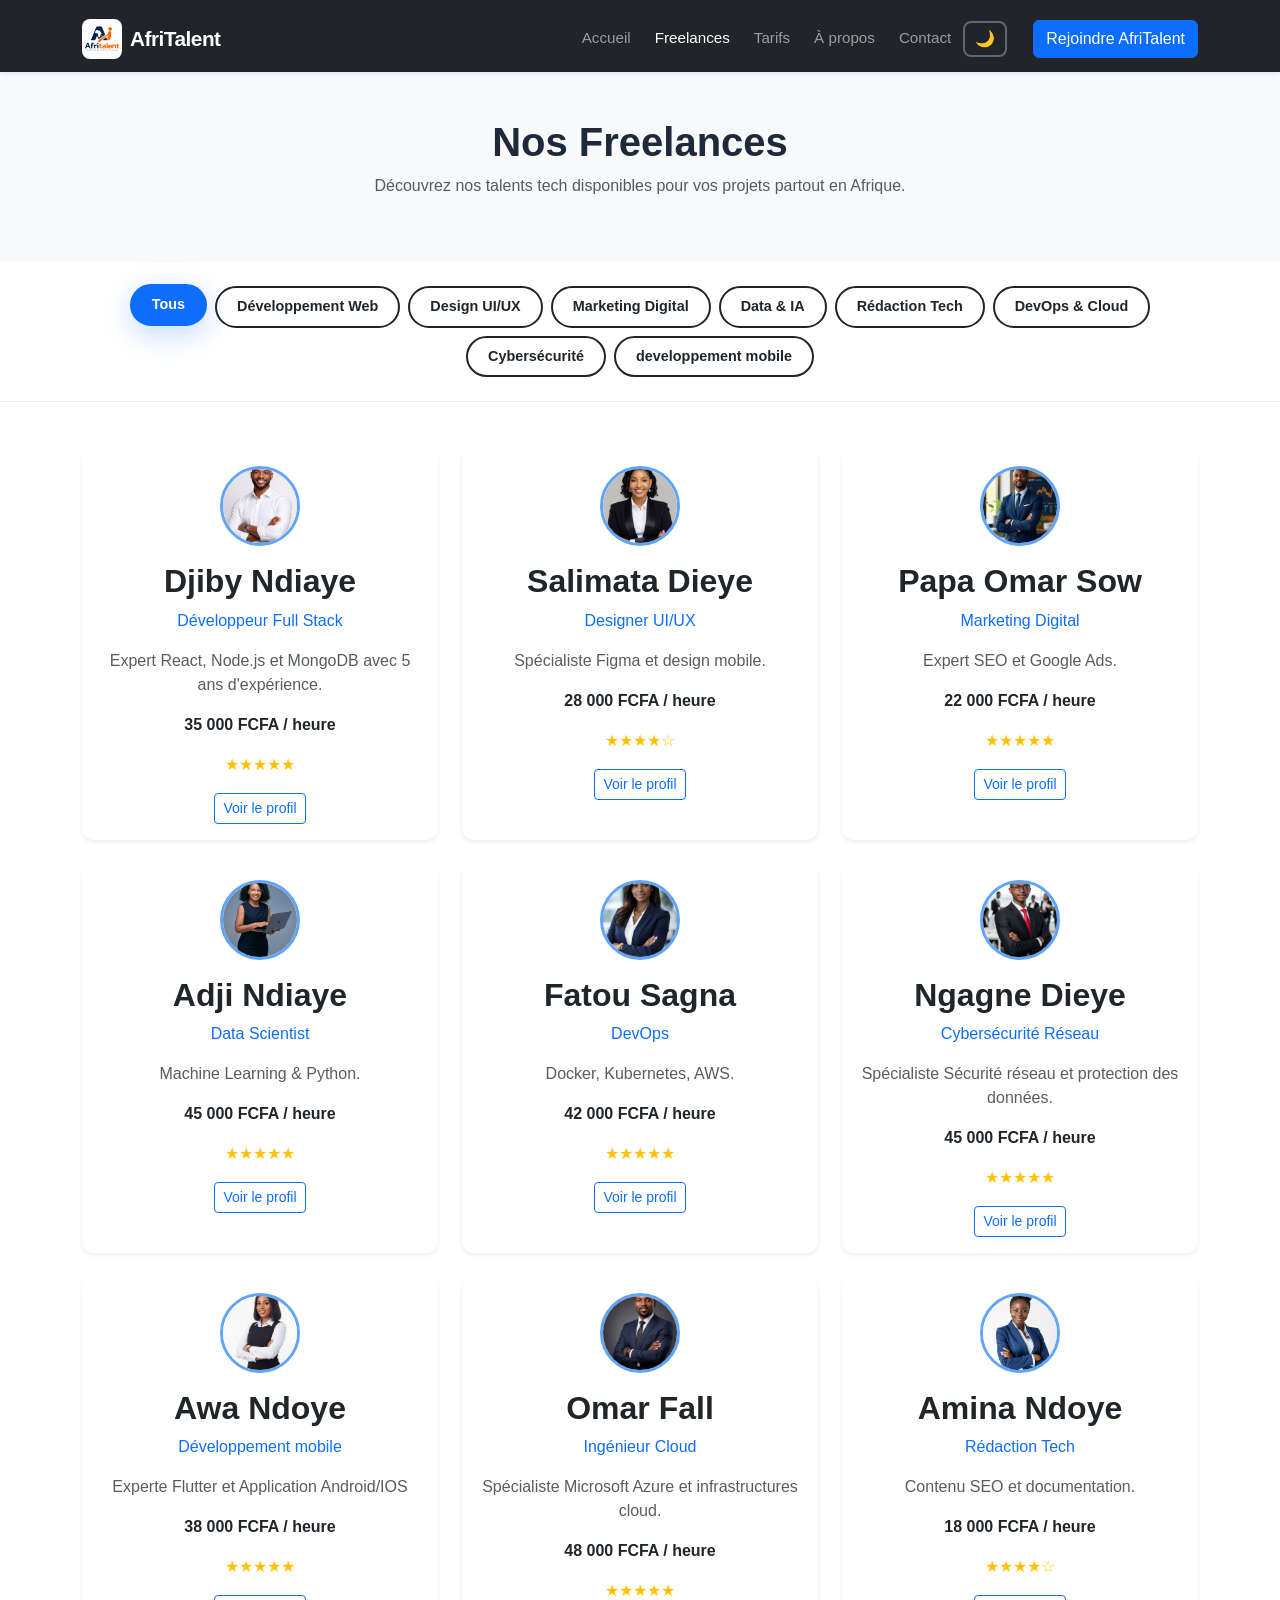
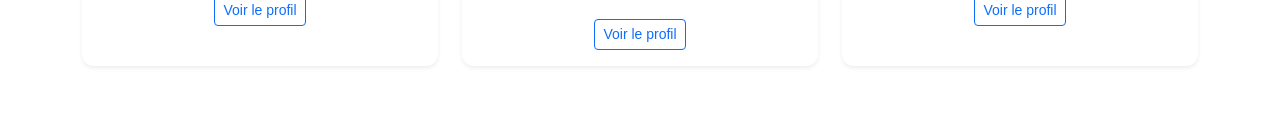
<file: freelances.html>
<!doctype html>
<html lang="fr">
  <head>
    <meta charset="UTF-8" />
    <meta name="viewport" content="width=device-width, initial-scale=1.0" />
    <title>AfriTalent — Freelance</title>
    <!-- Bootstrap 5 via CDN : feuille de style -->
    <link href="https://cdn.jsdelivr.net/npm/bootstrap@5.3.0/dist/css/bootstrap.min.css" rel="stylesheet" />
    <!-- Votre feuille de style personnelle -->
    <link rel="stylesheet" href="css/style.css" />
  </head>
  <body>
    <!-- Le contenu de la page sera ajoute ici -->
    <header>
      <nav class="navbar navbar-expand-lg navbar-dark bg-dark shadow-sm fixed-top">
        <div class="container">
          <a class="navbar-brand d-flex align-items-center gap-2" href="index.html">
            <img src="images/Afritalent1.jpeg" alt="Logo AfriTalent" width="40" height="40" />
            <span>AfriTalent</span>
          </a>

          <button class="navbar-toggler" type="button" data-bs-toggle="collapse" data-bs-target="#nav">
            <span class="navbar-toggler-icon"></span>
          </button>

          <div class="collapse navbar-collapse" id="nav">
            <ul class="navbar-nav ms-auto mb-2 mb-lg-0">
              <li class="nav-item"><a class="nav-link" href="index.html">Accueil</a></li>
              <li class="nav-item"><a class="nav-link active" href="freelances.html">Freelances</a></li>
              <li class="nav-item"><a class="nav-link" href="tarifs.html">Tarifs</a></li>
              <li class="nav-item"><a class="nav-link" href="about.html">À propos</a></li>
              <li class="nav-item"><a class="nav-link" href="contact.html">Contact</a></li>
            </ul>

            <a href="contact.html" class="btn btn-primary ms-lg-3">Rejoindre AfriTalent</a>
          </div>
        </div>
      </nav>
    </header>

    <section id="freelances-hero" class="py-5 bg-light text-center" aria-labelledby="freelances-title">
      <div class="container">
        <h1 id="freelances-title" class="fw-bold">Nos Freelances</h1>
        <p class="text-muted">Découvrez nos talents tech disponibles pour vos projets partout en Afrique.</p>
      </div>
    </section>

    <section
      id="filters"
      class="py-4 text-center"
      aria-label="Filtrer les freelances par 
catégorie"
    >
      <div class="container d-flex flex-wrap justify-content-center gap-2">
        <button class="btn btn-dark filter-btn active" data-category="tous">Tous</button>
        <button class="btn btn-outline-dark filter-btn" data-category="developpement">Développement Web</button>
        <button class="btn btn-outline-dark filter-btn" data-category="design">Design UI/UX</button>
        <button class="btn btn-outline-dark filter-btn" data-category="marketing">Marketing Digital</button>
        <button class="btn btn-outline-dark filter-btn" data-category="data">Data & IA</button>
        <button class="btn btn-outline-dark filter-btn" data-category="redaction">Rédaction Tech</button>
        <button class="btn btn-outline-dark filter-btn" data-category="devops">DevOps & Cloud</button>
        <button class="btn btn-outline-dark filter-btn" data-category="Cybersécurité">Cybersécurité</button>
        <button class="btn btn-outline-dark filter-btn" data-category="developpement mobile">developpement mobile</button>
      </div>
    </section>

    <section id="freelances-grid" class="py-5" aria-labelledby="grid-title">
      <div class="container">
        <h2 id="grid-title" class="visually-hidden">Liste des freelances disponibles</h2>

        <div class="row g-4">
          <!-- CARD -->
          <div class="col-md-6 col-lg-4">
            <article class="card h-100 shadow-sm freelance-card" data-category="developpement">
              <div class="card-body text-center">
                <img src="images/DJIBY1.jpeg" class="rounded-circle mb-3" width="80" height="80" alt="Photo DJIBY1 " />
                <h2>Djiby Ndiaye</h2>
                <p class="text-primary">Développeur Full Stack</p>
                <p class="text-muted">Expert React, Node.js et MongoDB avec 5 ans d'expérience.</p>
                <p class="fw-bold">35 000 FCFA / heure</p>
                <p class="text-warning">★★★★★</p>
                <a href="#" class="btn btn-outline-primary btn-sm">Voir le profil</a>
              </div>
            </article>
          </div>

          <div class="col-md-6 col-lg-4">
            <article class="card h-100 shadow-sm freelance-card" data-category="design">
              <div class="card-body text-center">
                <img src="images/Salimata1.jpeg" class="rounded-circle mb-3" width="80" height="80" alt="Photo Salimata1" />
                <h2>Salimata Dieye</h2>
                <p class="text-primary">Designer UI/UX</p>
                <p class="text-muted">Spécialiste Figma et design mobile.</p>
                <p class="fw-bold">28 000 FCFA / heure</p>
                <p class="text-warning">★★★★☆</p>
                <a href="#" class="btn btn-outline-primary btn-sm">Voir le profil</a>
              </div>
            </article>
          </div>

          <div class="col-md-6 col-lg-4">
            <article class="card h-100 shadow-sm freelance-card" data-category="marketing">
              <div class="card-body text-center">
                <img src="images/PAOMAR2.jpeg" class="rounded-circle mb-3" width="80" height="80" alt="Photo PAOMAR2" />
                <h2>Papa Omar Sow</h2>
                <p class="text-primary">Marketing Digital</p>
                <p class="text-muted">Expert SEO et Google Ads.</p>
                <p class="fw-bold">22 000 FCFA / heure</p>
                <p class="text-warning">★★★★★</p>
                <a href="#" class="btn btn-outline-primary btn-sm">Voir le profil</a>
              </div>
            </article>
          </div>

          <div class="col-md-6 col-lg-4">
            <article class="card h-100 shadow-sm freelance-card" data-category="data">
              <div class="card-body text-center">
                <img src="images/Adji1.jpeg" class="rounded-circle mb-3" width="80" height="80" alt="Photo Adji1" />
                <h2>Adji Ndiaye</h2>
                <p class="text-primary">Data Scientist</p>
                <p class="text-muted">Machine Learning & Python.</p>
                <p class="fw-bold">45 000 FCFA / heure</p>
                <p class="text-warning">★★★★★</p>
                <a href="#" class="btn btn-outline-primary btn-sm">Voir le profil</a>
              </div>
            </article>
          </div>

          <div class="col-md-6 col-lg-4">
            <article class="card h-100 shadow-sm freelance-card" data-category="devops">
              <div class="card-body text-center">
                <img src="images/Fatou1.jpeg" class="rounded-circle mb-3" width="80" height="80" alt="Photo Fatou1" />
                <h2>Fatou Sagna</h2>
                <p class="text-primary">DevOps</p>
                <p class="text-muted">Docker, Kubernetes, AWS.</p>
                <p class="fw-bold">42 000 FCFA / heure</p>
                <p class="text-warning">★★★★★</p>
                <a href="#" class="btn btn-outline-primary btn-sm">Voir le profil</a>
              </div>
            </article>
          </div>
          <div class="col-md-6 col-lg-4">
            <article class="card h-100 shadow-sm freelance-card" data-category="devops">
              <div class="card-body text-center">
                <img src="images/NGAGNE1.jpeg" class="rounded-circle mb-3" width="80" height="80" alt="Photo NGAGNE1" />
                <h2>Ngagne Dieye</h2>
                <p class="text-primary">Cybersécurité Réseau</p>
                <p class="text-muted">Spécialiste Sécurité réseau et protection des données.</p>
                <p class="fw-bold">45 000 FCFA / heure</p>
                <p class="text-warning">★★★★★</p>
                <a href="#" class="btn btn-outline-primary btn-sm">Voir le profil</a>
              </div>
            </article>
          </div>
          <div class="col-md-6 col-lg-4">
            <article class="card h-100 shadow-sm freelance-card" data-category="devops">
              <div class="card-body text-center">
                <img src="images/AWA1.jpeg" class="rounded-circle mb-3" width="80" height="80" alt="Photo AWA1" />
                <h2>Awa Ndoye</h2>
                <p class="text-primary">Développement mobile</p>
                <p class="text-muted">Experte Flutter et Application Android/IOS</p>
                <p class="fw-bold">38 000 FCFA / heure</p>
                <p class="text-warning">★★★★★</p>
                <a href="#" class="btn btn-outline-primary btn-sm">Voir le profil</a>
              </div>
            </article>
          </div>
          <div class="col-md-6 col-lg-4">
            <article class="card h-100 shadow-sm freelance-card" data-category="devops">
              <div class="card-body text-center">
                <img src="images/FALLOMAR1.jpeg" class="rounded-circle mb-3" width="80" height="80" alt="Photo FALLOMAR1" />
                <h2>Omar Fall</h2>
                <p class="text-primary">Ingénieur Cloud</p>
                <p class="text-muted">Spécialiste Microsoft Azure et infrastructures cloud.</p>
                <p class="fw-bold">48 000 FCFA / heure</p>
                <p class="text-warning">★★★★★</p>
                <a href="#" class="btn btn-outline-primary btn-sm">Voir le profil</a>
              </div>
            </article>
          </div>

          <div class="col-md-6 col-lg-4">
            <article class="card h-100 shadow-sm freelance-card" data-category="redaction">
              <div class="card-body text-center">
                <img src="images/AMINA1.jpeg" class="rounded-circle mb-3" width="80" height="80" alt="Photo AMINA1" />
                <h2>Amina Ndoye</h2>
                <p class="text-primary">Rédaction Tech</p>
                <p class="text-muted">Contenu SEO et documentation.</p>
                <p class="fw-bold">18 000 FCFA / heure</p>
                <p class="text-warning">★★★★☆</p>
                <a href="#" class="btn btn-outline-primary btn-sm">Voir le profil</a>
              </div>
            </article>
          </div>
        </div>
      </div>
    </section>
    <!-- Bootstrap 5 via CDN : script JavaScript -->
    <script src="https://cdn.jsdelivr.net/npm/bootstrap@5.3.0/dist/js/bootstrap.bundle.min.js"></script>
    <!-- Votre script JavaScript -->
    <script src="js/main.js"></script>
  </body>
</html>
</file>
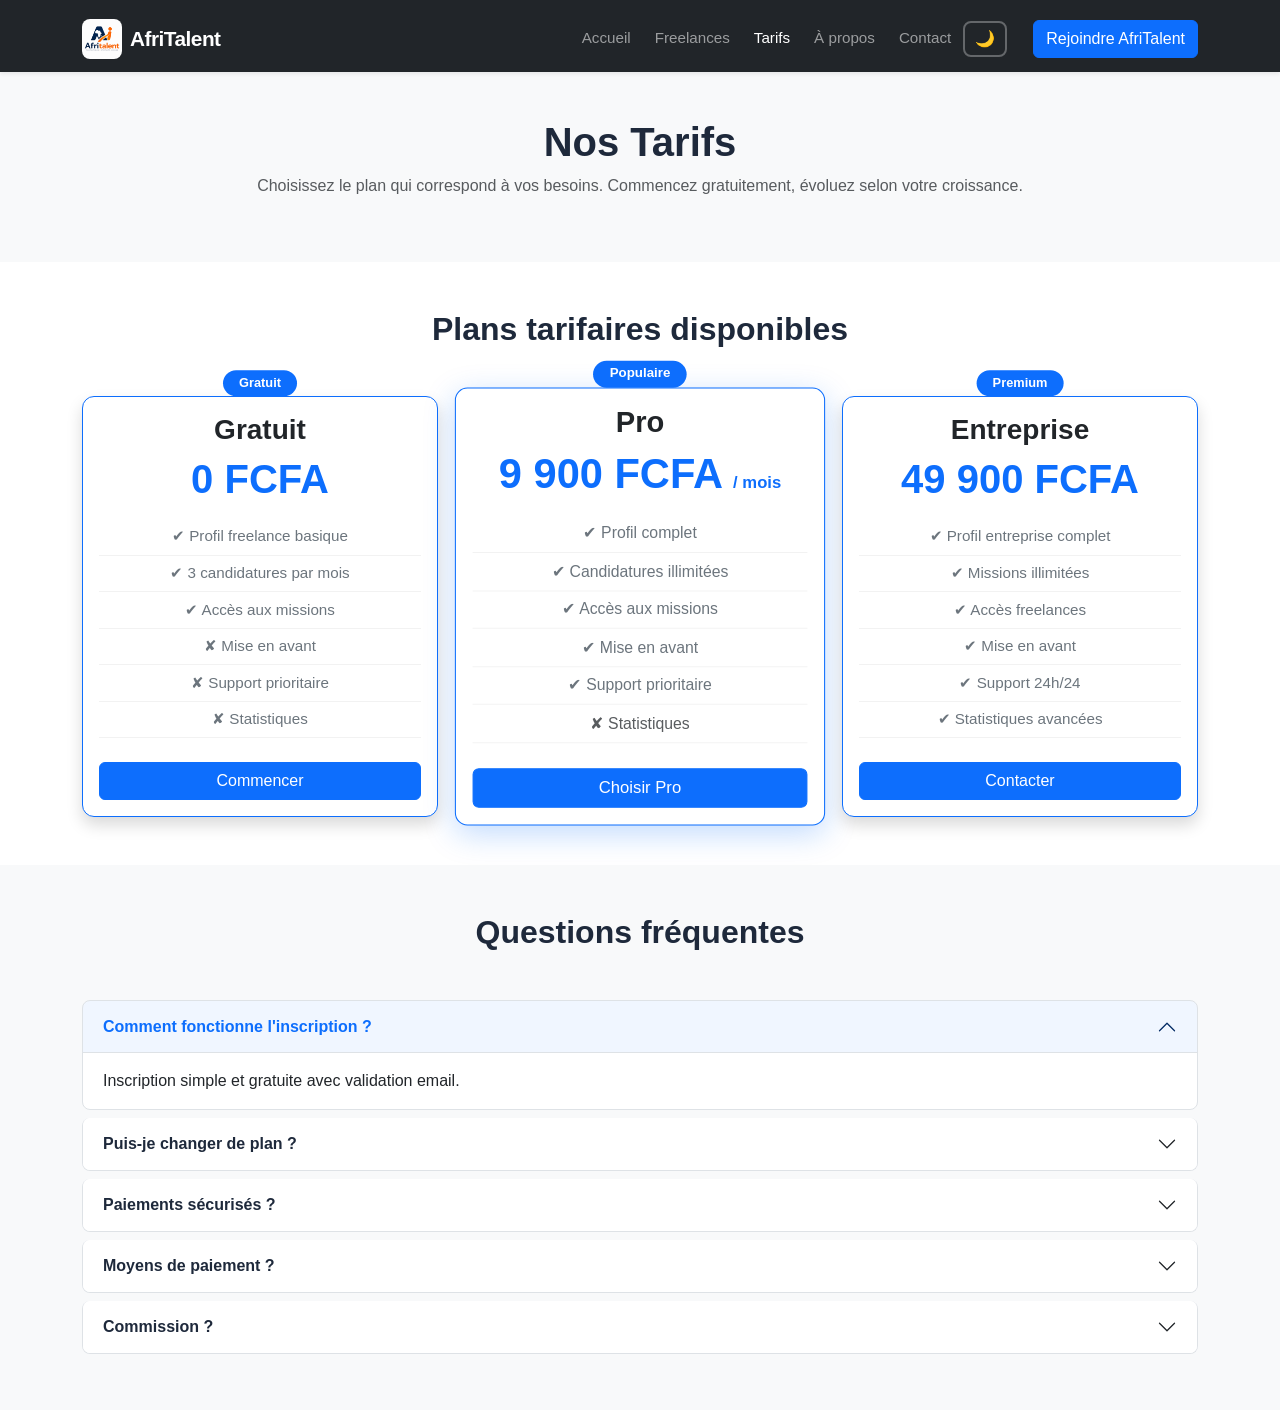
<file: tarifs.html>
<!doctype html>
<html lang="fr">
  <head>
    <meta charset="UTF-8" />
    <meta name="viewport" content="width=device-width, initial-scale=1.0" />
    <title>AfriTalent — Tarifs</title>
    <!-- Bootstrap 5 via CDN : feuille de style -->
    <link href="https://cdn.jsdelivr.net/npm/bootstrap@5.3.0/dist/css/bootstrap.min.css" rel="stylesheet" />
    <!-- Votre feuille de style personnelle -->
    <link rel="stylesheet" href="css/style.css" />
  </head>
  <body>
    <!-- Le contenu de la page sera ajoute ici -->
    <header>
      <nav class="navbar navbar-expand-lg navbar-dark bg-dark shadow-sm fixed-top">
        <div class="container">
          <a class="navbar-brand d-flex align-items-center gap-2" href="index.html">
            <img src="images/Afritalent1.jpeg" alt="Logo AfriTalent" width="40" height="40" />
            <span>AfriTalent</span>
          </a>

          <button class="navbar-toggler" type="button" data-bs-toggle="collapse" data-bs-target="#nav">
            <span class="navbar-toggler-icon"></span>
          </button>

          <div class="collapse navbar-collapse" id="nav">
            <ul class="navbar-nav ms-auto mb-2 mb-lg-0">
              <li class="nav-item"><a class="nav-link" href="index.html">Accueil</a></li>
              <li class="nav-item"><a class="nav-link" href="freelances.html">Freelances</a></li>
              <li class="nav-item"><a class="nav-link active" href="tarifs.html">Tarifs</a></li>
              <li class="nav-item"><a class="nav-link" href="about.html">À propos</a></li>
              <li class="nav-item"><a class="nav-link" href="contact.html">Contact</a></li>
            </ul>

            <a href="contact.html" class="btn btn-primary ms-lg-3">Rejoindre AfriTalent</a>
          </div>
        </div>
      </nav>
    </header>

    <!-- HERO -->
    <section id="tarifs-hero" class="py-5 bg-light text-center" aria-labelledby="tarifs-title">
      <div class="container">
        <h1 id="tarifs-title" class="fw-bold">Nos Tarifs</h1>
        <p class="text-muted">Choisissez le plan qui correspond à vos besoins. Commencez gratuitement, évoluez selon votre croissance.</p>
      </div>
    </section>

    <!-- PRICING -->
    <section id="pricing-plans" class="py-5" aria-labelledby="plans-title">
      <div class="container text-center">
        <h2 id="plans-title" class="fw-bold mb-5">Plans tarifaires disponibles</h2>

        <div class="row g-4">
          <!-- GRATUIT -->
          <div class="col-md-4">
            <article class="card h-100 shadow border-primary position-relative">
              <span class="badge bg-primary position-absolute top-0 start-50 translate-middle"> Gratuit </span>

              <div class="card-body text-center">
                <h3>Gratuit</h3>

                <p class="display-6 fw-bold text-primary">0 FCFA</p>

                <ul class="list-unstyled mt-3 mb-4">
                  <li>✔ Profil freelance basique</li>
                  <li>✔ 3 candidatures par mois</li>
                  <li>✔ Accès aux missions</li>
                  <li>✘ Mise en avant</li>
                  <li>✘ Support prioritaire</li>
                  <li>✘ Statistiques</li>
                </ul>

                <a href="#" class="btn btn-primary w-100"> Commencer </a>
              </div>
            </article>
          </div>

          <!-- PRO -->
          <div class="col-md-4">
            <article class="card h-100 shadow border-primary position-relative">
              <span class="badge bg-primary position-absolute top-0 start-50 translate-middle"> Populaire </span>

              <div class="card-body">
                <h3 class="card-title">Pro</h3>
                <p class="display-6 fw-bold text-primary">9 900 FCFA <span class="fs-6 text muted">/ mois</span></p>

                <ul class="list-unstyled mt-3 mb-4">
                  <li>✔ Profil complet</li>
                  <li>✔ Candidatures illimitées</li>
                  <li>✔ Accès aux missions</li>
                  <li>✔ Mise en avant</li>
                  <li>✔ Support prioritaire</li>
                  <li class="text-muted">✘ Statistiques</li>
                </ul>

                <a href="contact.html" class="btn btn-primary w-100"> Choisir Pro </a>
              </div>
            </article>
          </div>

          <!-- ENTREPRISE -->
          <div class="col-md-4">
            <article class="card h-100 shadow border-primary position-relative">
              <span class="badge bg-primary position-absolute top-0 start-50 translate-middle"> Premium </span>

              <div class="card-body text-center">
                <h3>Entreprise</h3>

                <p class="display-6 fw-bold text-primary">49 900 FCFA</p>

                <ul class="list-unstyled mt-3 mb-4">
                  <li>✔ Profil entreprise complet</li>
                  <li>✔ Missions illimitées</li>
                  <li>✔ Accès freelances</li>
                  <li>✔ Mise en avant</li>
                  <li>✔ Support 24h/24</li>
                  <li>✔ Statistiques avancées</li>
                </ul>

                <a href="#" class="btn btn-primary w-100"> Contacter </a>
              </div>
            </article>
          </div>
        </div>
      </div>
    </section>

    <!-- FAQ -->
    <section id="faq" class="py-5 bg-light" aria-labelledby="faq-title">
      <div class="container">
        <h2 id="faq-title" class="fw-bold text-center mb-5">Questions fréquentes</h2>

        <div class="accordion" id="faqAccordion">
          <div class="accordion-item">
            <h2 class="accordion-header">
              <button class="accordion-button" data-bs-toggle="collapse" data-bs-target="#q1">Comment fonctionne l'inscription ?</button>
            </h2>
            <div id="q1" class="accordion-collapse collapse show" data-bs-parent="#faqAccordion">
              <div class="accordion-body">Inscription simple et gratuite avec validation email.</div>
            </div>
          </div>

          <div class="accordion-item">
            <h2 class="accordion-header">
              <button class="accordion-button collapsed" data-bs-toggle="collapse" data-bs-target="#q2">Puis-je changer de plan ?</button>
            </h2>
            <div id="q2" class="accordion-collapse collapse" data-bs-parent="#faqAccordion">
              <div class="accordion-body">Oui, depuis votre tableau de bord.</div>
            </div>
          </div>

          <div class="accordion-item">
            <h2 class="accordion-header">
              <button class="accordion-button collapsed" data-bs-toggle="collapse" data-bs-target="#q3">Paiements sécurisés ?</button>
            </h2>
            <div id="q3" class="accordion-collapse collapse" data-bs-parent="#faqAccordion">
              <div class="accordion-body">Paiement sécurisé avec système escrow.</div>
            </div>
          </div>

          <div class="accordion-item">
            <h2 class="accordion-header">
              <button class="accordion-button collapsed" data-bs-toggle="collapse" data-bs-target="#q4">Moyens de paiement ?</button>
            </h2>
            <div id="q4" class="accordion-collapse collapse" data-bs-parent="#faqAccordion">
              <div class="accordion-body">Cartes, Orange Money, Wave, MTN.</div>
            </div>
          </div>

          <div class="accordion-item">
            <h2 class="accordion-header">
              <button class="accordion-button collapsed" data-bs-toggle="collapse" data-bs-target="#q5">Commission ?</button>
            </h2>
            <div id="q5" class="accordion-collapse collapse" data-bs-parent="#faqAccordion">
              <div class="accordion-body">10% Gratuit, 5% Pro, négociable Entreprise.</div>
            </div>
          </div>
        </div>
      </div>
    </section>
    <!-- Bootstrap 5 via CDN : script JavaScript -->
    <script src="https://cdn.jsdelivr.net/npm/bootstrap@5.3.0/dist/js/bootstrap.bundle.min.js"></script>
    <!-- Votre script JavaScript -->
    <script src="js/main.js"></script>
  </body>
</html>
</file>
<file: css/style.css>
:root {
  --couleur-primaire: #0d6efd;
  --couleur-secondaire: #0a58ca;
  --couleur-accent: #60a5fa;
  --couleur-texte: #1e293b;
  --couleur-texte-clair: #6c757d;
  --couleur-fond: #ffffff;
  --couleur-fond-section: #f8f9fa;
  --couleur-dark: #212529;
  --couleur-succes: #198754;
  --couleur-erreur: #dc3545;
  /* Typographie */
  --font-titre: "Syne", "Arial Black", sans-serif;
  --font-corps: "Inter", Arial, sans-serif;
  --espacement-sm: 1rem;
  --espacement-md: 2rem;
  --espacement-lg: 4rem;
  --rayon: 12px;
  --rayon-sm: 8px;
  --ombre: 0 4px 20px rgba(0, 0, 0, 0.08);
  --ombre-hover: 0 8px 30px rgba(13, 110, 253, 0.25);
  --transition: all 0.3s ease;
}
*,
*::before *::after {
  box-sizing: border-box;
  margin: 0;
  padding: 0;
}
html {
  scroll-behavior: smooth;
}
body {
  font-family: var(--font-corps);
  color: var(--couleur-texte);
  background: var(--couleur-fond);
  line-height: 1, 7;
  transition:
    background-color 0.3s ease,
    color 0.3s ease;
  padding-top: 70px;
}
a {
  transition: var(--transition);
}
h1,
h2,
h3,
h4,
h5 {
  font-family: var(--font-titre);
  font-weight: 800 !important;
}
.display-5 {
  font-family: var(--font-titre);
  font-weight: 800 !important;
}
.navbar {
  font-family: var(--font-corps);
  font-weight: 500;
  padding-top: 0.85rem;
  transition: var(--transition);
}
/* Style au scroll — classe ajoutée par JavaScript */
.navbar.scrolled {
  box-shadow: 0 4px 20px rgba(0, 0, 0, 0.3) !important;
  padding-top: 0.5rem;
  padding-bottom: 0.5rem;
}
.navbar-brand {
  font-family: var(--font-titre);
  font-size: 1.3rem;
  font-weight: 800;
  letter-spacing: -0.5px;
}
.navbar-brand img {
  border-radius: var(--rayon-sm);
  object-fit: cover;
}
.nav-link {
  font-size: 0.95rem;
  padding: 0.4rem 0.75rem !important;
  border-radius: var(--rayon-sm);
  transition: var(--transition);
}
.nav-link:hover {
  background-color: rgba(255, 255, 255, 0.1);
}
main {
  padding-top: 70px;
}
/* APRÈS — hero avec image de fond + linear-gradient */
#hero {
  padding-top: 5rem;
  padding-bottom: 5rem;
  position: relative;
  /* Image de fond depuis une URL + gradient par dessus */
  background-image:
    linear-gradient(rgba(0, 0, 0, 0.5) 0%, rgba(0, 0, 0, 0.5) 100%),
    url("https://images.unsplash.com/photo-1522202176988-66273c2fd55f?w=1400");
  background-size: cover;
  background-position: center;
  background-repeat: no-repeat;
  background-attachment: fixed;
}
/* Le texte du hero devient blanc sur l'image */

#hero h1 {
  color: #ffffff !important;
  font-size: clamp(1.8rem, 4vw, 3rem);
  margin-bottom: 1rem;
}
#hero h2 {
  font-family: var(--font-corps);
  font-weight: 400;
  font-size: 1.1rem;
  color: rgba(255, 255, 255, 0.85) !important;
}
/* Stats sur fond blanc semi-transparent */

#stats-section {
  background-color: rgba(255, 255, 255, 0.15) !important;
  backdrop-filter: blur(10px); /* Effet verre dépoli */
  border-radius: var(--rayon);
  padding: 2rem;
  margin-top: 2rem;
  border: 1px solid rgba(255, 255, 255, 0.2);
}
#stats-section .counter {
  font-family: var(--font-titre);
  font-size: 2.5rem;
  font-weight: 800;
  color: #ffffff;
  display: block;
}
#stats-section p {
  color: rgba(255, 255, 255, 0.85);
  font-size: 0.95rem;
  margin-top: 0.25rem;
}
/*  SECTION COMMENT ÇA MARCHE  */

#how-it-works {
  background-color: var(--couleur-fond);
}
#how-it-works .card {
  border: none;
  border-radius: var(--rayon);
  transition: var(--transition);
  border-top: 4px solid var(--couleur-primaire);
}
#how-it-works .card:hover {
  transform: translateY(-6px);
  box-shadow: var(--ombre-hover) !important;
}
#how-it-works .card-body {
  padding: 2rem 1.5rem;
}
#how-it-works .card-body span.text-primary {
  font-family: var(--font-titre);
  font-size: 2rem;
  display: block;
  margin-bottom: 0.75rem;
}
#how-it-works h5 {
  font-family: var(--font-titre);
  font-size: 1.1rem;
  margin-bottom: 0.5rem;
}
/* SECTION CATÉGORIES */

#categories .bg-white {
  border-radius: var(--rayon) !important;
  transition: var(--transition);
  cursor: pointer;
  border: 2px solid transparent;
}
#categories .bg-white:hover {
  transform: translateY(-6px);
  box-shadow: var(--ombre-hover) !important;
  border-color: var(--couleur-primaire);
}
#categories h5 {
  font-family: var(--font-titre);
  font-size: 1rem;
  margin-bottom: 0.5rem;
  color: var(--couleur-texte);
}
#categories p {
  color: var(--couleur-texte-clair);
  font-size: 0.9rem;
  margin: 0;
}
/* SECTION TÉMOIGNAGES */

#testimonials {
  background-color: var(--couleur-fond-section);
}
#testimonials .card {
  border: none;
  border-radius: var(--rayon);
  transition: var(--transition);
  text-align: center;
}
#testimonials .card:hover {
  transform: translateY(-4px);
  box-shadow: var(--ombre-hover) !important;
}
#testimonials img {
  object-fit: cover;
  border: 3px solid var(--couleur-primaire);
}
#testimonials p {
  font-style: italic;
  color: var(--couleur-texte-clair);
  font-size: 0.95rem;
  margin-bottom: 0.75rem;
}
#testimonials strong {
  color: var(--couleur-texte);
  font-family: var(--font-titre);
}
/* SECTION CTA*/

#cta-section {
  background: linear-gradient(135deg, #1e3a5f 0%, #0d6efd 100%) !important;
}
#cta-section h2 {
  font-size: clamp(1.5rem, 3vw, 2.2rem);
  margin-bottom: 1rem;
}
#cta-section p {
  color: rgba(255, 255, 255, 0.85);
  font-size: 1.05rem;
}
#cta-section .btn:hover {
  transform: translateY(-2px);
  box-shadow: 0 8px 20px rgba(0, 0, 0, 0.3);
}
/*  FOOTER */

footer.bg-black {
  background-color: #0a0a0a !important;
}
footer h5 {
  font-family: var(--font-titre);
  font-size: 1rem;
  margin-bottom: 1rem;
  color: #ffffff;
}
footer p {
  color: rgba(255, 255, 255, 0.6);
  font-size: 0.9rem;
  line-height: 2;
}
footer a.text-white {
  color: rgba(255, 255, 255, 0.6) !important;
  font-size: 0.9rem;
  line-height: 2.2;
  text-decoration: none;
}
footer a.text-white:hover {
  color: var(--couleur-accent) !important;
  padding-left: 4px;
}
footer img {
  border-radius: var(--rayon-sm);
  margin-bottom: 0.5rem;
}
footer .border-light {
  border-color: rgba(255, 255, 255, 0.1) !important;
  margin: 2rem 0 1.5rem;
}
/*  BOUTON RETOUR EN HAUT — #backToTop */

#backToTop {
  display: none;
  width: 48px;
  height: 48px;
  border-radius: 50% !important;
  font-size: 1.2rem;
  font-weight: bold;
  z-index: 9999;
  transition: var(--transition);
  box-shadow: var(--ombre);
}
#backToTop:hover {
  transform: translateY(-3px);
  box-shadow: var(--ombre-hover);
}

/*  PAGE FREELANCES */

#filters {
  background-color: var(--couleur-fond);
  border-bottom: 1px solid rgba(0, 0, 0, 0.08);
}

.filter-btn {
  border-radius: 50px !important;
  font-weight: 600;
  font-size: 0.85rem;
  transition: var(--transition);
}

.freelance-card {
  border: none !important;
  border-radius: var(--rayon) !important;
  transition: var(--transition);
}

.freelance-card:hover {
  transform: translateY(-6px);
  box-shadow: var(--ombre-hover) !important;
}
.freelance-card img {
  object-fit: cover;
  border: 3px solid var(--couleur-accent);
}
.freelance-card .card-title {
  font-family: var(--font-titre);
  font-size: 1.1rem;
}
/* Carte masquée par le filtre JavaScript */

.freelance-card.hidden {
  display: none !important;
}
/*  PAGE TARIFS */

#pricing-plans .card {
  border-radius: var(--rayon) !important;
  transition: var(--transition);
  overflow: visible;
}
#pricing-plans .card:hover {
  transform: translateY(-6px);
  box-shadow: var(--ombre-hover) !important;
}
#pricing-plans .col-md-4:nth-child(2) .card {
  transform: scale(1.04);
  box-shadow: var(--ombre-hover) !important;
}
#pricing-plans .col-md-4:nth-child(2) .card:hover {
  transform: scale(1.04) translateY(-6px);
}
#pricing-plans .display-6 {
  font-family: var(--font-titre);
  font-weight: 800;
}
#pricing-plans .list-unstyled li {
  padding: 0.4rem 0;
  border-bottom: 1px solid rgba(0, 0, 0, 0.05);
  font-size: 0.95rem;
  color: var(--couleur-texte-clair);
}
#pricing-plans .badge {
  font-size: 0.8rem;
  padding: 0.4rem 1rem;
  border-radius: 50px;
  top: -14px !important;
}
/* Accordion FAQ */

.accordion-button {
  font-family: var(--font-corps);
  font-weight: 600;
  color: var(--couleur-texte);
}
.accordion-button:not(.collapsed) {
  color: var(--couleur-primaire);
  background-color: rgba(13, 110, 253, 0.06);
}
.accordion-button:focus {
  box-shadow: 0 0 0 3px rgba(13, 110, 253, 0.2);
}
.accordion-item {
  border-radius: var(--rayon-sm) !important;
  margin-bottom: 0.5rem;
  overflow: hidden;
}
/* PAGE ABOUT */

#our-story img {
  border-radius: var(--rayon) !important;
}
#our-story h1 {
  font-size: clamp(1.8rem, 4vw, 2.8rem);
  margin-bottom: 1.25rem;
}
#team .card {
  border: none;
  border-radius: var(--rayon) !important;
  transition: var(--transition);
  text-align: center;
}
#team .card:hover {
  transform: translateY(-4px);
  box-shadow: var(--ombre-hover) !important;
}
#team img {
  object-fit: cover;
  border: 4px solid var(--couleur-primaire);
}
#team h5 {
  font-family: var(--font-titre);
  margin-bottom: 0.25rem;
}
#values .col-md-6 > div,
#values .col-lg-3 > div {
  border-radius: var(--rayon) !important;
  transition: var(--transition);
  border-top: 4px solid var(--couleur-primaire);
  height: 100%;
}
#values .col-md-6 > div:hover,
#values .col-lg-3 > div:hover {
  transform: translateY(-4px);
  box-shadow: var(--ombre-hover) !important;
}
#values h5 {
  font-family: var(--font-titre);
  margin-bottom: 0.5rem;
  color: var(--couleur-texte);
}
#key-numbers .counter {
  font-family: var(--font-titre);
  font-size: 2.5rem;
  font-weight: 800;
  color: var(--couleur-primaire);
  display: block;
}
/*  PAGE CONTACT */

#contactForm .form-control,
#contactForm .form-select {
  border-radius: var(--rayon-sm);
  border: 2px solid #e2e8f0;
  font-family: var(--font-corps);
  font-size: 0.95rem;
  padding: 0.7rem 1rem;
  transition: var(--transition);
}
#contactForm .form-control:focus,
#contactForm .form-select:focus {
  border-color: var(--couleur-primaire);
  box-shadow: 0 0 0 3px rgba(13, 110, 253, 0.15);
}
#contactForm .form-control.is-valid {
  border-color: var(--couleur-succes);
}
#contactForm .form-control.is-invalid,
#contactForm .form-select.is-invalid {
  border-color: var(--couleur-erreur);
}
#contactForm .btn[type="submit"] {
  font-weight: 700;
  padding: 0.8rem;
  border-radius: var(--rayon-sm);
  font-size: 1rem;
  transition: var(--transition);
}
#contactForm .btn[type="submit"]:hover {
  transform: translateY(-2px);
  box-shadow: var(--ombre-hover);
}
#contact-section aside {
  border-radius: var(--rayon) !important;
}
#contact-section iframe {
  border-radius: var(--rayon);
  display: block;
}
/*  ANIMATIONS AU SCROLL */

.fade-in {
  opacity: 0;
  transform: translateY(30px);
  transition:
    opacity 0.6s ease,
    transform 0.6s ease;
}

.fade-in.visible {
  opacity: 1;
  transform: translateY(0);
}

/* RESPONSIVE*/

/* TABLETTE — 768px */
@media (max-width: 768px) {
  #hero {
    text-align: center;
  }

  #hero .d-flex {
    justify-content: center;
  }

  #stats-section .counter {
    font-size: 2rem;
  }

  #pricing-plans .col-md-4:nth-child(2) .card {
    transform: scale(1);
  }

  footer h5 {
    margin-top: 1rem;
  }
}

/* MOBILE — 480px */
@media (max-width: 480px) {
  h1 {
    font-size: 1.7rem;
  }
  h2 {
    font-size: 1.3rem;
  }
  #hero,
  #hero * {
    opacity: 1 !important;
    transform: none !important;
    visibility: visible !important;
  }

  #hero .col-lg-6 {
    display: block !important;
    width: 100% !important;
    height: auto !important;
    overflow: visible !important;
  }

  #stats-section {
    padding: 1rem;
  }

  #stats-section .counter {
    font-size: 1.8rem;
  }
  .filter-btn {
    font-size: 0.78rem;
    padding: 0.4rem 0.8rem;
  }
  #backToTop {
    width: 40px;
    height: 40px;
    font-size: 1rem;
  }
}
/* BENTO GRID "Comment ça marche*/

#how-it-works .row {
  display: flex !important;
  flex-wrap: wrap;
  gap: 1.5rem;
}

#how-it-works .row > div {
  flex: 1 1 200px;
  min-width: 0;
}

#how-it-works .row > div:nth-child(1) {
  flex: 2 1 300px;
}

#how-it-works .row > div:nth-child(4) {
  flex: 2 1 300px;
}

/* Style des cartes */
#how-it-works .card {
  border: none;
  border-radius: var(--rayon);
  transition: var(--transition);
  border-top: 4px solid var(--couleur-primaire);
  height: 100%;
}

#how-it-works .card:hover {
  transform: translateY(-6px);
  box-shadow: var(--ombre-hover) !important;
}

#how-it-works .card-body span.text-primary {
  font-family: var(--font-titre);
  font-size: 2.5rem;
  font-weight: 800;
  display: block;
  margin-bottom: 0.5rem;
  opacity: 0.4;
}

/* Mobile */
@media (max-width: 576px) {
  #how-it-works .row > div,
  #how-it-works .row > div:nth-child(1),
  #how-it-works .row > div:nth-child(4) {
    flex: 1 1 100%;
  }
}

/* EFFETS HOVER CATÉGORIES */

#categories .bg-white {
  border-radius: var(--rayon) !important;
  transition: var(--transition);
  cursor: pointer;
  border: 2px solid transparent;
  position: relative;
  overflow: hidden;
}

/* Ligne bleue animée en bas au hover */

#categories .bg-white::after {
  content: "";
  position: absolute;
  bottom: 0;
  left: 0;
  width: 0%;
  height: 3px;
  background-color: var(--couleur-primaire);
  transition: width 0.3s ease;
}

#categories .bg-white:hover::after {
  width: 100%;
}

#categories .bg-white:hover {
  transform: translateY(-6px);
  box-shadow: var(--ombre-hover) !important;
  border-color: var(--couleur-primaire);
}

/*RESPONSIVE BENTO GRID */

@media (max-width: 768px) {
  #how-it-works .row {
    grid-template-columns: repeat(2, 1fr) !important;
  }

  #how-it-works .row > div:nth-child(1),
  #how-it-works .row > div:nth-child(4) {
    grid-column: span 1;
  }

  #how-it-works .row > div:nth-child(4) {
    grid-column-start: auto;
  }
}

/* Mobile — 1 colonne */
@media (max-width: 480px) {
  #how-it-works .row {
    grid-template-columns: 1fr !important;
  }

  #how-it-works .row > div {
    grid-column: span 1 !important;
    grid-column-start: auto !important;
  }
}
/* Bouton "Je cherche un Freelance" */

#hero .btn-outline-dark {
  border-color: #ffffff !important;
  color: #ffffff !important;
  background-color: transparent !important;
}

#hero .btn-outline-dark:hover {
  background-color: #ffffff !important;
  color: var(--couleur-primaire) !important;
  transform: translateY(-2px);
}
/* FILTRES FREELANCES — Tous les boutons de filtre*/

.filter-btn {
  border-radius: 50px !important;
  font-weight: 600;
  font-size: 0.9rem;
  padding: 0.5rem 1.25rem;
  transition: var(--transition);
  border: 2px solid var(--couleur-dark) !important;
  color: var(--couleur-dark) !important;
  background-color: transparent !important;
}

/* Bouton actif (sélectionné) */
.filter-btn.active,
.filter-btn:hover {
  background-color: var(--couleur-primaire) !important;
  border-color: var(--couleur-primaire) !important;
  color: #ffffff !important;
  transform: translateY(-2px);
  box-shadow: var(--ombre-hover);
}
/* COMMIT 5 — RESPONSIVE DESIGN */

/* TABLETTE — 768px */
@media (max-width: 768px) {
  /* Navbar — liens cachés, hamburger visible */
  .navbar-nav {
    margin-top: 1rem;
    text-align: center;
  }

  /* Hero — tout centré */
  #hero {
    text-align: center;
    background-attachment: scroll; /* Parallaxe désactivé sur mobile */
  }

  #hero .d-flex {
    justify-content: center;
  }

  #hero .col-lg-6:last-child {
    display: none; /* Cache l'image sur tablette */
  }

  /* Stats — 1 colonne */
  #stats-section .col-md-4 {
    margin-bottom: 1rem;
  }

  /* Bento Grid — 2 colonnes */
  #how-it-works .row > div,
  #how-it-works .row > div:nth-child(1),
  #how-it-works .row > div:nth-child(4) {
    flex: 1 1 45%;
  }

  /* Catégories — 2 colonnes */
  #categories .col-md-4 {
    width: 50%;
  }

  /* Témoignages — 1 colonne */
  #testimonials .col-md-4 {
    width: 100%;
  }

  /* Tarifs — 1 colonne */
  #pricing-plans .col-md-4 {
    width: 100%;
    margin-bottom: 1.5rem;
  }

  #pricing-plans .col-md-4:nth-child(2) .card {
    transform: scale(1);
  }

  /* Équipe — 2 colonnes */
  #team .col-lg-3 {
    width: 50%;
  }

  /* Valeurs — 2 colonnes */
  #values .col-lg-3 {
    width: 50%;
  }

  /* Footer — 2 colonnes */
  footer .col-md-3 {
    width: 50%;
  }

  /* Contact — 1 colonne */
  #contact-section .col-lg-7,
  #contact-section .col-lg-5 {
    width: 100%;
  }
}

/* MOBILE — 375px */
@media (max-width: 480px) {
  /* Typographie réduite */
  h1 {
    font-size: 1.6rem !important;
  }
  h2 {
    font-size: 1.3rem !important;
  }
  h3 {
    font-size: 1rem !important;
  }

  /* Hero */
  #hero {
    padding-top: 2rem;
    padding-bottom: 2rem;
  }

  #hero .btn {
    width: 100%;
    margin-bottom: 0.5rem;
  }

  #hero .d-flex {
    flex-direction: column;
  }

  /* Stats — 1 colonne */
  #stats-section .col-md-4 {
    width: 100%;
  }

  #stats-section .counter {
    font-size: 1.8rem;
  }

  /* Bento Grid — 1 colonne */
  #how-it-works .row > div,
  #how-it-works .row > div:nth-child(1),
  #how-it-works .row > div:nth-child(4) {
    flex: 1 1 100%;
  }

  /* Catégories — 1 colonne */
  #categories .col-md-4 {
    width: 100%;
  }

  /* Filtres freelances */
  .filter-btn {
    font-size: 0.75rem;
    padding: 0.35rem 0.75rem;
  }

  /* Freelances — 1 colonne */
  #freelances-grid .col-md-6,
  #freelances-grid .col-lg-4 {
    width: 100%;
  }

  /* Tarifs — 1 colonne */
  #pricing-plans .col-md-4 {
    width: 100%;
  }

  /* Équipe — 1 colonne */
  #team .col-md-6,
  #team .col-lg-3 {
    width: 100%;
  }

  /* Valeurs — 1 colonne */
  #values .col-md-6,
  #values .col-lg-3 {
    width: 100%;
  }

  /* Chiffres clés */
  #key-numbers .col-md-3 {
    width: 50%;
    margin-bottom: 1rem;
  }

  /* Footer — 1 colonne */
  footer .col-md-3 {
    width: 100%;
  }
}
</file>
